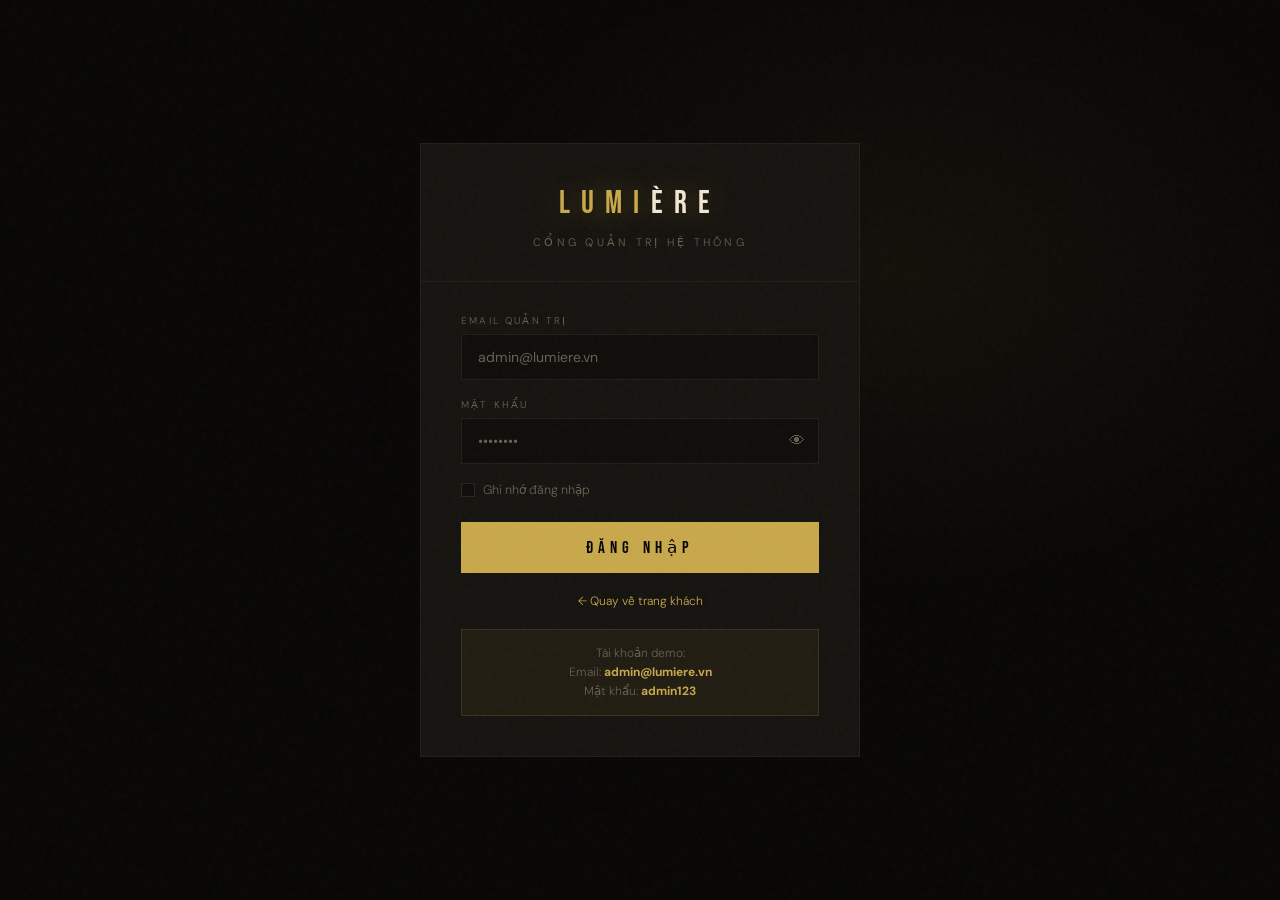
<file: adminlogin.html>
<!DOCTYPE html>
<html lang="vi">
<head>
  <meta charset="UTF-8">
  <meta name="viewport" content="width=device-width, initial-scale=1.0">
  <title>LUMIÈRE — Đăng nhập Admin</title>
  <link href="https://fonts.googleapis.com/css2?family=Cormorant+Garamond:ital,wght@0,300;0,400;1,300&family=Bebas+Neue&family=DM+Sans:wght@300;400;500&display=swap" rel="stylesheet">
  <link rel="stylesheet" href="admin.css">
</head>
<body class="admin-login-page">

<div class="login-card">

  <!-- Header -->
  <div class="login-header">
    <a href="index.html" class="login-logo">LUMI<span>ÈRE</span></a>
    <div class="login-subtitle">Cổng quản trị hệ thống</div>
  </div>

  <!-- Body -->
  <div class="login-body">

    <div id="login-msg" class="login-msg"></div>

    <form id="admin-login-form">

      <div class="login-group">
        <label for="admin-email">Email quản trị</label>
        <input type="email" id="admin-email" class="login-input"
          placeholder="admin@lumiere.vn" autocomplete="email">
      </div>

      <div class="login-group">
        <label for="admin-password">Mật khẩu</label>
        <div class="login-input-wrap">
          <input type="password" id="admin-password" class="login-input"
            placeholder="••••••••" autocomplete="current-password">
          <button type="button" class="login-toggle-pw" id="toggle-pw">👁</button>
        </div>
      </div>

      <label class="login-remember">
        <input type="checkbox" id="remember-me"> Ghi nhớ đăng nhập
      </label>

      <button type="submit" class="login-submit">Đăng nhập</button>

    </form>

    <div class="login-footer">
      <a href="index.html">← Quay về trang khách</a>
    </div>

    <!-- Demo hint -->
    <div class="login-demo-hint">
      Tài khoản demo:<br>
      Email: <strong>admin@lumiere.vn</strong><br>
      Mật khẩu: <strong>admin123</strong>
    </div>

  </div>
</div>

<div class="admin-toast" id="admin-toast"></div>

<script>
/* ── Seed admin account on first load ── */
(function seedAdmin() {
  const users = JSON.parse(localStorage.getItem('lumiere_users') || '[]');
  if (!users.find(u => u.email === 'admin@lumiere.vn')) {
    users.push({ name:'Admin Lumière', email:'admin@lumiere.vn', password:'admin123', role:'admin' });
    localStorage.setItem('lumiere_users', JSON.stringify(users));
  }
})();

/* ── Redirect if already logged in as admin ── */
(function checkAlreadyLoggedIn() {
  try {
    const a = JSON.parse(localStorage.getItem('lumiere_admin'));
    if (a) window.location.href = 'admin.html';
  } catch {}
})();

/* ── Toast ── */
function toast(msg, type='error') {
  const t = document.getElementById('admin-toast');
  t.textContent = msg;
  t.style.borderColor = type === 'success' ? 'rgba(46,204,113,.3)' : 'rgba(230,57,70,.3)';
  t.style.color = type === 'success' ? '#2ecc71' : '#e63946';
  t.classList.add('show');
  setTimeout(() => t.classList.remove('show'), 3000);
}

function showMsg(type, text) {
  const el = document.getElementById('login-msg');
  el.className = 'login-msg ' + type + ' show';
  el.textContent = text;
}

/* ── Password toggle ── */
document.getElementById('toggle-pw').addEventListener('click', function() {
  const inp = document.getElementById('admin-password');
  const show = inp.type === 'password';
  inp.type = show ? 'text' : 'password';
  this.textContent = show ? '🙈' : '👁';
});

/* ── Login form ── */
document.getElementById('admin-login-form').addEventListener('submit', function(e) {
  e.preventDefault();

  const email    = document.getElementById('admin-email').value.trim();
  const password = document.getElementById('admin-password').value;
  const remember = document.getElementById('remember-me').checked;

  if (!email || !password) {
    showMsg('error', 'Vui lòng nhập đầy đủ email và mật khẩu.');
    return;
  }

  /* Look up in lumiere_users */
  const users = JSON.parse(localStorage.getItem('lumiere_users') || '[]');
  const user  = users.find(u => u.email === email && u.password === password && u.role === 'admin');

  if (!user) {
    showMsg('error', 'Email hoặc mật khẩu không đúng, hoặc tài khoản không có quyền admin.');
    return;
  }

  /* Save admin session */
  const session = { name: user.name, email: user.email, role: 'admin' };
  localStorage.setItem('lumiere_admin', JSON.stringify(session));

  if (remember) {
    localStorage.setItem('lumiere_admin_remember', JSON.stringify(session));
  }

  showMsg('success', 'Đăng nhập thành công! Đang chuyển hướng…');
  setTimeout(() => window.location.href = 'admin.html', 1100);
});

/* ── Auto-fill remembered session ── */
(function autoFill() {
  try {
    const r = JSON.parse(localStorage.getItem('lumiere_admin_remember'));
    if (r) {
      document.getElementById('admin-email').value = r.email || '';
      document.getElementById('remember-me').checked = true;
    }
  } catch {}
})();
</script>
</body>
</html>
</file>
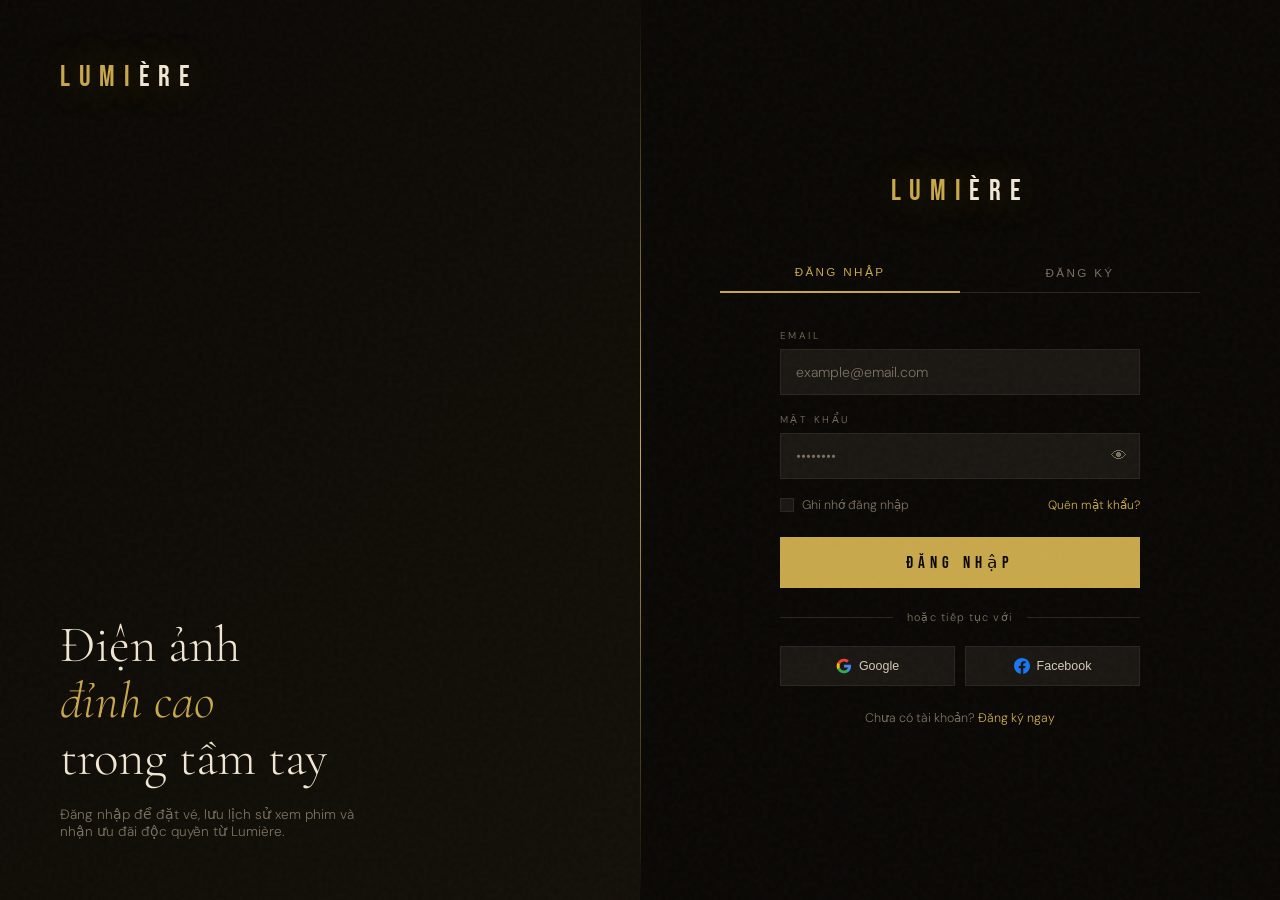
<file: login.html>
<!DOCTYPE html>
<html lang="vi">
<head>
  <meta charset="UTF-8">
  <meta name="viewport" content="width=device-width, initial-scale=1.0">
  <title>LUMIÈRE — Đăng nhập</title>
  <link href="https://fonts.googleapis.com/css2?family=Cormorant+Garamond:ital,wght@0,300;0,400;0,600;1,300;1,400&family=Bebas+Neue&family=DM+Sans:wght@300;400;500&display=swap" rel="stylesheet">
  <link rel="stylesheet" href="style.css">
</head>
<body class="auth-page">

<div class="auth-wrapper">

  <!-- ===== VISUAL PANEL (left) ===== -->
  <div class="auth-visual">
    <div class="auth-visual-bg"></div>
    <div class="auth-visual-overlay"></div>
    <div class="auth-visual-content">
      <a href="index.html" class="logo" style="font-family:'Bebas Neue',sans-serif;font-size:1.8rem;letter-spacing:0.3em;color:var(--gold);text-decoration:none;">
        LUMI<span style="color:var(--cream)">ÈRE</span>
      </a>
      <div>
        <div class="auth-tagline">
          Điện ảnh<br><em>đỉnh cao</em><br>trong tầm tay
        </div>
        <p class="auth-sub">
          Đăng nhập để đặt vé, lưu lịch sử xem phim và nhận ưu đãi độc quyền từ Lumière.
        </p>
      </div>
    </div>
  </div>

  <!-- ===== FORM PANEL (right) ===== -->
  <div class="auth-panel">

    <a href="index.html" class="auth-logo">LUMI<span>ÈRE</span></a>

    <!-- Tabs -->
    <div class="auth-tabs">
      <button class="auth-tab active" data-target="form-login">Đăng nhập</button>
      <button class="auth-tab"        data-target="form-register">Đăng ký</button>
    </div>

    <!-- ===== LOGIN FORM ===== -->
    <form class="auth-form active" id="login-form">

      <div id="login-msg" class="form-msg"></div>

      <div class="form-group">
        <label class="form-label" for="login-email">Email</label>
        <input class="form-input" type="email" id="login-email"
          placeholder="example@email.com" autocomplete="email">
      </div>

      <div class="form-group">
        <label class="form-label" for="login-password">Mật khẩu</label>
        <div class="form-input-wrap">
          <input class="form-input" type="password" id="login-password"
            placeholder="••••••••" autocomplete="current-password">
          <button type="button" class="toggle-pw">👁</button>
        </div>
      </div>

      <div class="form-row">
        <label class="form-check">
          <input type="checkbox"> Ghi nhớ đăng nhập
        </label>
        <a href="#" class="form-link">Quên mật khẩu?</a>
      </div>

      <button type="submit" class="submit-btn">Đăng nhập</button>

      <div class="divider">hoặc tiếp tục với</div>

      <div class="social-btns">
        <button type="button" class="social-btn" onclick="demoLogin('google')">
          <svg width="16" height="16" viewBox="0 0 24 24" fill="currentColor">
            <path d="M22.56 12.25c0-.78-.07-1.53-.2-2.25H12v4.26h5.92c-.26 1.37-1.04 2.53-2.21 3.31v2.77h3.57c2.08-1.92 3.28-4.74 3.28-8.09z" fill="#4285F4"/>
            <path d="M12 23c2.97 0 5.46-.98 7.28-2.66l-3.57-2.77c-.98.66-2.23 1.06-3.71 1.06-2.86 0-5.29-1.93-6.16-4.53H2.18v2.84C3.99 20.53 7.7 23 12 23z" fill="#34A853"/>
            <path d="M5.84 14.09c-.22-.66-.35-1.36-.35-2.09s.13-1.43.35-2.09V7.07H2.18C1.43 8.55 1 10.22 1 12s.43 3.45 1.18 4.93l2.85-2.22.81-.62z" fill="#FBBC05"/>
            <path d="M12 5.38c1.62 0 3.06.56 4.21 1.64l3.15-3.15C17.45 2.09 14.97 1 12 1 7.7 1 3.99 3.47 2.18 7.07l3.66 2.84c.87-2.6 3.3-4.53 6.16-4.53z" fill="#EA4335"/>
          </svg>
          Google
        </button>
        <button type="button" class="social-btn" onclick="demoLogin('facebook')">
          <svg width="16" height="16" viewBox="0 0 24 24" fill="#1877F2">
            <path d="M24 12.073c0-6.627-5.373-12-12-12s-12 5.373-12 12c0 5.99 4.388 10.954 10.125 11.854v-8.385H7.078v-3.47h3.047V9.43c0-3.007 1.792-4.669 4.533-4.669 1.312 0 2.686.235 2.686.235v2.953H15.83c-1.491 0-1.956.925-1.956 1.874v2.25h3.328l-.532 3.47h-2.796v8.385C19.612 23.027 24 18.062 24 12.073z"/>
          </svg>
          Facebook
        </button>
      </div>

      <div class="auth-switch">
        Chưa có tài khoản?
        <a href="#" onclick="switchToRegister(event)">Đăng ký ngay</a>
      </div>

    </form>

    <!-- ===== REGISTER FORM ===== -->
    <form class="auth-form" id="form-register">

      <div id="register-msg" class="form-msg"></div>

      <div class="form-group">
        <label class="form-label" for="reg-name">Họ và tên</label>
        <input class="form-input" type="text" id="reg-name"
          placeholder="Nguyễn Văn A" autocomplete="name">
      </div>

      <div class="form-group">
        <label class="form-label" for="reg-email">Email</label>
        <input class="form-input" type="email" id="reg-email"
          placeholder="example@email.com" autocomplete="email">
      </div>

      <div class="form-group">
        <label class="form-label" for="reg-password">Mật khẩu</label>
        <div class="form-input-wrap">
          <input class="form-input" type="password" id="reg-password"
            placeholder="Ít nhất 6 ký tự" autocomplete="new-password">
          <button type="button" class="toggle-pw">👁</button>
        </div>
      </div>

      <div class="form-group">
        <label class="form-label" for="reg-password2">Xác nhận mật khẩu</label>
        <div class="form-input-wrap">
          <input class="form-input" type="password" id="reg-password2"
            placeholder="Nhập lại mật khẩu" autocomplete="new-password">
          <button type="button" class="toggle-pw">👁</button>
        </div>
      </div>

      <label class="form-check" style="margin-bottom:28px;font-size:0.78rem;color:var(--muted)">
        <input type="checkbox" id="reg-agree">
        Tôi đồng ý với <a href="#" class="form-link">điều khoản sử dụng</a>
      </label>

      <button type="submit" class="submit-btn">Tạo tài khoản</button>

      <div class="auth-switch">
        Đã có tài khoản?
        <a href="#" onclick="switchToLogin(event)">Đăng nhập</a>
      </div>

    </form>

  </div><!-- /auth-panel -->
</div><!-- /auth-wrapper -->

<script src="main.js"></script>
<script>
  /* Quick helpers for switching tabs from link clicks */
  function switchToRegister(e) {
    e.preventDefault();
    document.querySelectorAll('.auth-tab')[1].click();
  }
  function switchToLogin(e) {
    e.preventDefault();
    document.querySelectorAll('.auth-tab')[0].click();
  }

  /* Demo social login (simulated) */
  function demoLogin(provider) {
    const names = { google: 'Người dùng Google', facebook: 'Người dùng Facebook' };
    const user  = { name: names[provider], email: provider + '@demo.com' };
    localStorage.setItem('lumiere_user', JSON.stringify(user));

    const msg = document.getElementById('login-msg');
    if (msg) {
      msg.className = 'form-msg success show';
      msg.textContent = 'Đăng nhập thành công! Đang chuyển hướng…';
    }
    setTimeout(() => window.location.href = 'index.html', 1000);
  }

  /* Register form: validate agree checkbox */
  document.getElementById('form-register')
    .addEventListener('submit', function(e) {
      const agree = document.getElementById('reg-agree');
      if (agree && !agree.checked) {
        e.preventDefault();
        e.stopImmediatePropagation();
        const msg = document.getElementById('register-msg');
        if (msg) {
          msg.className = 'form-msg error show';
          msg.textContent = 'Vui lòng đồng ý với điều khoản sử dụng.';
        }
      }
    }, true);
</script>
</body>
</html>
</file>
<file: admin.css>
/* ================================================
   LUMIÈRE CINEMA — admin.css
   ================================================ */

:root {
  --bg:         #080706;
  --surface:    #0f0e0b;
  --card:       #161410;
  --card2:      #1c1a15;
  --sidebar-w:  260px;
  --topbar-h:   64px;
  --gold:       #c9a84c;
  --gold-light: #e8c97a;
  --gold-dim:   rgba(201,168,76,.08);
  --amber:      #ff6b35;
  --cream:      #f0e6d3;
  --text:       #cfc4b0;
  --muted:      #6a6050;
  --border:     #222018;
  --border2:    #2a2720;
  --red:        #e63946;
  --green:      #2ecc71;
  --blue:       #3a7bd5;
  --yellow:     #f0b429;
}

*, *::before, *::after { margin:0; padding:0; box-sizing:border-box; }
html { scroll-behavior:smooth; }

body {
  background: var(--bg);
  color: var(--text);
  font-family: 'DM Sans', sans-serif;
  font-weight: 300;
  display: flex;
  min-height: 100vh;
  overflow-x: hidden;
}

/* grain */
body::before {
  content:''; position:fixed; inset:0; pointer-events:none; z-index:9999; opacity:.025;
  background-image:url("data:image/svg+xml,%3Csvg viewBox='0 0 200 200' xmlns='http://www.w3.org/2000/svg'%3E%3Cfilter id='n'%3E%3CfeTurbulence type='fractalNoise' baseFrequency='0.9' numOctaves='4' stitchTiles='stitch'/%3E%3C/filter%3E%3Crect width='100%25' height='100%25' filter='url(%23n)'/%3E%3C/svg%3E");
}

::-webkit-scrollbar { width:4px; height:4px; }
::-webkit-scrollbar-track { background:var(--bg); }
::-webkit-scrollbar-thumb { background:var(--gold); }

/* ================================================
   SIDEBAR
   ================================================ */
.sidebar {
  width: var(--sidebar-w);
  background: var(--surface);
  border-right: 1px solid var(--border);
  display: flex;
  flex-direction: column;
  position: fixed;
  top: 0; left: 0; bottom: 0;
  z-index: 100;
  transition: transform .3s ease;
  overflow-y: auto;
}

.sidebar-logo {
  padding: 24px 24px 20px;
  border-bottom: 1px solid var(--border);
  display: flex;
  align-items: center;
  justify-content: space-between;
}

.logo-text {
  font-family: 'Bebas Neue', sans-serif;
  font-size: 1.6rem;
  letter-spacing: .3em;
  color: var(--gold);
  text-shadow: 0 0 30px rgba(201,168,76,.35);
  text-decoration: none;
}
.logo-text span { color: var(--cream); }

.admin-badge {
  background: rgba(201,168,76,.15);
  border: 1px solid rgba(201,168,76,.3);
  color: var(--gold);
  font-size: .58rem;
  letter-spacing: .2em;
  text-transform: uppercase;
  padding: 3px 8px;
}

.sidebar-nav {
  flex: 1;
  padding: 16px 12px;
  display: flex;
  flex-direction: column;
  gap: 2px;
}

.nav-group-label {
  font-size: .58rem;
  letter-spacing: .3em;
  text-transform: uppercase;
  color: var(--muted);
  padding: 14px 12px 6px;
  margin-top: 4px;
}

.nav-item {
  display: flex;
  align-items: center;
  gap: 10px;
  padding: 10px 12px;
  color: var(--muted);
  text-decoration: none;
  font-size: .83rem;
  border-radius: 2px;
  transition: all .2s;
  position: relative;
  cursor: pointer;
  border: 1px solid transparent;
}

.nav-item:hover {
  background: var(--gold-dim);
  color: var(--text);
  border-color: var(--border2);
}

.nav-item.active {
  background: rgba(201,168,76,.12);
  color: var(--gold);
  border-color: rgba(201,168,76,.2);
}

.nav-item.active::before {
  content: '';
  position: absolute;
  left: -1px; top: 0; bottom: 0;
  width: 2px;
  background: var(--gold);
  border-radius: 0 2px 2px 0;
}

.nav-icon { font-size: .9rem; width: 18px; text-align: center; }

.nav-badge {
  margin-left: auto;
  background: var(--red);
  color: #fff;
  font-size: .6rem;
  font-weight: 600;
  padding: 2px 6px;
  border-radius: 10px;
  min-width: 20px;
  text-align: center;
}

/* Sidebar footer */
.sidebar-footer {
  padding: 16px;
  border-top: 1px solid var(--border);
}

.sidebar-user {
  display: flex;
  align-items: center;
  gap: 10px;
  margin-bottom: 12px;
}

.su-avatar {
  width: 36px; height: 36px;
  border-radius: 50%;
  background: linear-gradient(135deg, var(--gold), var(--amber));
  color: var(--bg);
  display: flex; align-items: center; justify-content: center;
  font-family: 'Bebas Neue', sans-serif;
  font-size: 1rem;
  flex-shrink: 0;
}

.su-info { display: flex; flex-direction: column; min-width: 0; }
.su-name { font-size: .85rem; color: var(--cream); font-weight: 500; white-space: nowrap; overflow: hidden; text-overflow: ellipsis; }
.su-role { font-size: .68rem; color: var(--gold); letter-spacing: .1em; }

.sidebar-actions { display: flex; gap: 8px; }

.sa-btn {
  flex: 1;
  padding: 8px;
  background: transparent;
  border: 1px solid var(--border2);
  color: var(--muted);
  font-size: .85rem;
  cursor: pointer;
  transition: all .2s;
  text-decoration: none;
  display: flex; align-items: center; justify-content: center;
}
.sa-btn:hover { border-color: var(--gold); color: var(--gold); background: var(--gold-dim); }

/* ================================================
   MAIN WRAP
   ================================================ */
.main-wrap {
  margin-left: var(--sidebar-w);
  flex: 1;
  display: flex;
  flex-direction: column;
  min-height: 100vh;
  transition: margin-left .3s ease;
}

.main-wrap.collapsed { margin-left: 0; }

/* ================================================
   TOPBAR
   ================================================ */
.topbar {
  height: var(--topbar-h);
  background: rgba(8,7,6,.95);
  border-bottom: 1px solid var(--border);
  display: flex;
  align-items: center;
  padding: 0 32px;
  gap: 16px;
  position: sticky;
  top: 0; z-index: 90;
  backdrop-filter: blur(8px);
}

.sidebar-toggle {
  background: none; border: none;
  color: var(--muted); font-size: 1.2rem;
  cursor: pointer; padding: 4px;
  transition: color .2s; display: none;
}
.sidebar-toggle:hover { color: var(--gold); }

.topbar-title {
  font-family: 'Cormorant Garamond', serif;
  font-size: 1.25rem;
  color: var(--cream);
  font-weight: 300;
  flex: 1;
}

.topbar-right { display: flex; align-items: center; gap: 12px; }

.topbar-search {
  display: flex; align-items: center; gap: 8px;
  background: var(--card);
  border: 1px solid var(--border);
  padding: 8px 12px;
  transition: border-color .2s;
}
.topbar-search:focus-within { border-color: rgba(201,168,76,.3); }
.topbar-search input {
  background: none; border: none; outline: none;
  color: var(--text); font-family: 'DM Sans', sans-serif;
  font-size: .82rem; width: 180px;
}
.topbar-search input::placeholder { color: var(--muted); }
.topbar-search span { color: var(--muted); font-size: 1rem; }

.topbar-notif {
  position: relative; cursor: pointer;
  font-size: 1.1rem; color: var(--muted);
  transition: color .2s;
}
.topbar-notif:hover { color: var(--gold); }
.notif-dot {
  position: absolute; top: -1px; right: -2px;
  width: 7px; height: 7px;
  background: var(--red); border-radius: 50%;
  border: 1.5px solid var(--bg);
}

.topbar-avatar {
  width: 34px; height: 34px; border-radius: 50%;
  background: linear-gradient(135deg, var(--gold), var(--amber));
  color: var(--bg); display: flex; align-items: center; justify-content: center;
  font-family: 'Bebas Neue', sans-serif; font-size: .95rem;
  cursor: pointer;
}

/* ================================================
   PAGE CONTENT
   ================================================ */
.page-content { padding: 32px 36px; flex: 1; }

.page { display: none; animation: fadeUp .35s ease; }
.page.active { display: block; }

@keyframes fadeUp {
  from { opacity:0; transform:translateY(16px); }
  to   { opacity:1; transform:translateY(0); }
}

.page-header {
  display: flex; justify-content: space-between;
  align-items: flex-end; margin-bottom: 32px;
}

.page-label {
  font-size: .62rem; letter-spacing: .35em;
  text-transform: uppercase; color: var(--gold); margin-bottom: 6px;
}

.page-title {
  font-family: 'Cormorant Garamond', serif;
  font-size: 2rem; font-weight: 300; color: var(--cream); line-height: 1;
}

.page-header-actions { display: flex; gap: 10px; align-items: center; }

.date-chip {
  font-size: .72rem; color: var(--muted);
  border: 1px solid var(--border2);
  padding: 6px 14px; letter-spacing: .08em;
}

/* ================================================
   KPI CARDS
   ================================================ */
.kpi-grid {
  display: grid; grid-template-columns: repeat(4,1fr);
  gap: 16px; margin-bottom: 28px;
}

.kpi-card {
  background: var(--card);
  border: 1px solid var(--border);
  padding: 22px;
  display: flex; align-items: flex-start; gap: 16px;
  transition: border-color .25s;
}
.kpi-card:hover { border-color: rgba(201,168,76,.25); }

.kpi-icon {
  width: 44px; height: 44px; border-radius: 2px;
  display: flex; align-items: center; justify-content: center;
  font-size: 1.2rem; flex-shrink: 0;
}

.kpi-value {
  font-family: 'Cormorant Garamond', serif;
  font-size: 1.9rem; font-weight: 300;
  color: var(--cream); line-height: 1;
  margin-bottom: 4px;
}
.kpi-label { font-size: .73rem; color: var(--muted); margin-bottom: 6px; }
.kpi-delta { font-size: .7rem; }
.kpi-delta.up   { color: var(--green); }
.kpi-delta.down { color: var(--red); }
.kpi-delta.neutral { color: var(--muted); }

/* ================================================
   CHARTS
   ================================================ */
.charts-row {
  display: grid; grid-template-columns: 2fr 1fr;
  gap: 16px; margin-bottom: 28px;
}

.chart-card {
  background: var(--card); border: 1px solid var(--border);
  padding: 24px;
}
.chart-card.wide { grid-column: auto; }

.chart-header {
  display: flex; justify-content: space-between;
  align-items: center; margin-bottom: 20px;
}
.chart-title { font-size: .85rem; color: var(--cream); font-weight: 500; }

.chart-tabs { display: flex; gap: 4px; }
.ct {
  padding: 5px 12px; background: transparent;
  border: 1px solid var(--border2); color: var(--muted);
  font-size: .7rem; cursor: pointer; transition: all .2s;
}
.ct.active, .ct:hover {
  border-color: var(--gold); color: var(--gold);
  background: var(--gold-dim);
}

/* Top movies list */
.top-movies-list { display: flex; flex-direction: column; gap: 14px; }

.tm-item { display: flex; align-items: center; gap: 12px; }
.tm-rank {
  font-family: 'Cormorant Garamond', serif;
  font-size: 1.1rem; color: var(--muted); width: 20px; text-align: center;
}
.tm-info { flex: 1; min-width: 0; }
.tm-name { font-size: .78rem; color: var(--text); display: block; margin-bottom: 6px; white-space: nowrap; overflow: hidden; text-overflow: ellipsis; }
.tm-bar { height: 4px; background: var(--border2); border-radius: 2px; overflow: hidden; }
.tm-fill { height: 100%; background: linear-gradient(to right, var(--gold), var(--amber)); border-radius: 2px; }
.tm-val { font-size: .78rem; color: var(--muted); width: 36px; text-align: right; flex-shrink: 0; }

/* ================================================
   SECTION CARD
   ================================================ */
.section-card {
  background: var(--card); border: 1px solid var(--border);
  margin-bottom: 20px;
}
.sc-header {
  padding: 18px 24px;
  border-bottom: 1px solid var(--border);
  display: flex; justify-content: space-between; align-items: center;
}
.sc-title { font-size: .88rem; color: var(--cream); font-weight: 500; }
.sc-link {
  font-size: .75rem; color: var(--gold);
  background: none; border: none; cursor: pointer;
  transition: color .2s;
}
.sc-link:hover { color: var(--gold-light); }

/* ================================================
   TABLES
   ================================================ */
.table-wrap { overflow-x: auto; }

.data-table {
  width: 100%; border-collapse: collapse;
  font-size: .8rem;
}

.data-table th {
  padding: 12px 16px;
  background: var(--surface);
  color: var(--muted); font-weight: 500;
  font-size: .68rem; letter-spacing: .1em; text-transform: uppercase;
  text-align: left; white-space: nowrap;
  border-bottom: 1px solid var(--border);
}

.data-table td {
  padding: 12px 16px;
  border-bottom: 1px solid var(--border);
  color: var(--text);
  vertical-align: middle;
}

.data-table tr:hover td { background: rgba(201,168,76,.025); }
.data-table tr:last-child td { border-bottom: none; }

/* Status chips */
.status-chip {
  display: inline-block;
  padding: 3px 10px;
  font-size: .65rem; letter-spacing: .1em; text-transform: uppercase;
  border-radius: 0;
}
.status-chip.green  { background: rgba(46,204,113,.12); color: var(--green); border: 1px solid rgba(46,204,113,.25); }
.status-chip.red    { background: rgba(230,57,70,.12);  color: var(--red);   border: 1px solid rgba(230,57,70,.25); }
.status-chip.yellow { background: rgba(240,180,41,.12); color: var(--yellow);border: 1px solid rgba(240,180,41,.25); }
.status-chip.blue   { background: rgba(58,123,213,.12); color: var(--blue);  border: 1px solid rgba(58,123,213,.25); }
.status-chip.gold   { background: rgba(201,168,76,.12); color: var(--gold);  border: 1px solid rgba(201,168,76,.25); }

/* Movie poster thumbnail */
.poster-thumb {
  width: 32px; height: 46px;
  object-fit: cover; display: block;
  border: 1px solid var(--border2);
}

/* Action buttons in table */
.tbl-actions { display: flex; gap: 6px; }
.tbl-btn {
  padding: 5px 10px; background: transparent;
  border: 1px solid var(--border2); color: var(--muted);
  font-size: .7rem; cursor: pointer; transition: all .18s;
  white-space: nowrap;
}
.tbl-btn:hover          { border-color: var(--gold); color: var(--gold); }
.tbl-btn.danger:hover   { border-color: var(--red); color: var(--red); }
.tbl-btn.success:hover  { border-color: var(--green); color: var(--green); }

/* Pagination */
.table-pagination {
  padding: 16px 24px;
  display: flex; gap: 6px; align-items: center;
  border-top: 1px solid var(--border);
}
.pg-btn {
  padding: 6px 12px; background: transparent;
  border: 1px solid var(--border2); color: var(--muted);
  font-size: .75rem; cursor: pointer; transition: all .18s;
}
.pg-btn:hover, .pg-btn.active {
  border-color: var(--gold); color: var(--gold); background: var(--gold-dim);
}
.pg-info { font-size: .72rem; color: var(--muted); margin-left: 8px; }

/* ================================================
   FILTER BAR
   ================================================ */
.filter-bar {
  display: flex; gap: 10px; margin-bottom: 16px; flex-wrap: wrap;
}
.search-input {
  flex: 1; min-width: 200px;
  background: var(--card); border: 1px solid var(--border);
  color: var(--text); padding: 10px 14px;
  font-family: 'DM Sans', sans-serif; font-size: .82rem;
  outline: none; transition: border-color .2s;
}
.search-input:focus { border-color: rgba(201,168,76,.35); }
.search-input::placeholder { color: var(--muted); }

.filter-select {
  background: var(--card); border: 1px solid var(--border);
  color: var(--text); padding: 10px 14px;
  font-family: 'DM Sans', sans-serif; font-size: .82rem;
  outline: none; cursor: pointer; transition: border-color .2s;
  min-width: 160px;
}
.filter-select:focus { border-color: rgba(201,168,76,.35); }
.filter-select option { background: var(--card); }

/* ================================================
   BUTTONS
   ================================================ */
.btn-admin-primary {
  background: var(--gold); color: var(--bg);
  padding: 10px 24px;
  font-family: 'DM Sans', sans-serif;
  font-size: .78rem; letter-spacing: .1em;
  text-transform: uppercase; font-weight: 500;
  border: none; cursor: pointer; transition: background .2s;
  white-space: nowrap;
}
.btn-admin-primary:hover { background: var(--gold-light); }

.btn-admin-ghost {
  background: transparent;
  border: 1px solid rgba(201,168,76,.3); color: var(--gold);
  padding: 10px 20px;
  font-family: 'DM Sans', sans-serif;
  font-size: .78rem; letter-spacing: .1em;
  text-transform: uppercase;
  cursor: pointer; transition: all .2s;
  white-space: nowrap;
}
.btn-admin-ghost:hover { background: var(--gold-dim); }

.btn-admin-sm {
  padding: 7px 14px; font-size: .73rem;
  background: var(--gold); color: var(--bg);
  border: none; cursor: pointer; transition: background .2s;
  font-family: 'DM Sans', sans-serif; letter-spacing: .08em;
  text-transform: uppercase; font-weight: 500;
}
.btn-admin-sm:hover { background: var(--gold-light); }
.btn-admin-sm.ghost {
  background: transparent;
  border: 1px solid var(--border2); color: var(--text);
}
.btn-admin-sm.ghost:hover { border-color: var(--gold); color: var(--gold); }

/* ================================================
   CINEMAS ADMIN GRID
   ================================================ */
.cinemas-admin-grid {
  display: grid; grid-template-columns: repeat(3, 1fr);
  gap: 16px;
}

.cinema-admin-card {
  background: var(--card); border: 1px solid var(--border);
  transition: border-color .25s;
}
.cinema-admin-card:hover { border-color: rgba(201,168,76,.25); }

.cac-header {
  padding: 18px 22px;
  border-bottom: 1px solid var(--border);
  display: flex; justify-content: space-between; align-items: center;
}
.cac-name {
  font-family: 'Cormorant Garamond', serif;
  font-size: 1.1rem; color: var(--cream); font-weight: 400;
}

.cac-body { padding: 16px 22px; }
.cac-row {
  display: flex; justify-content: space-between;
  font-size: .78rem; padding: 6px 0;
  border-bottom: 1px solid var(--border);
}
.cac-row:last-child { border-bottom: none; }
.cac-row span:first-child { color: var(--muted); }
.cac-row span:last-child  { color: var(--text); text-align: right; }

.cac-stats {
  display: grid; grid-template-columns: repeat(3, 1fr);
  border-top: 1px solid var(--border);
}
.cac-stat {
  padding: 14px; text-align: center;
  border-right: 1px solid var(--border);
}
.cac-stat:last-child { border-right: none; }
.cs-val {
  font-family: 'Cormorant Garamond', serif;
  font-size: 1.3rem; color: var(--gold); font-weight: 300;
  margin-bottom: 2px;
}
.cs-label { font-size: .62rem; color: var(--muted); }

.cac-actions {
  padding: 14px 22px;
  border-top: 1px solid var(--border);
  display: flex; gap: 8px;
}

/* ================================================
   SETTINGS
   ================================================ */
.settings-grid {
  display: grid; grid-template-columns: repeat(2, 1fr);
  gap: 16px;
}

.settings-form { padding: 20px 24px; }
.sf-group { margin-bottom: 16px; }
.sf-group label {
  display: block; font-size: .65rem;
  letter-spacing: .2em; text-transform: uppercase;
  color: var(--muted); margin-bottom: 7px;
}
.sf-input {
  width: 100%; background: var(--surface);
  border: 1px solid var(--border); color: var(--cream);
  padding: 11px 14px;
  font-family: 'DM Sans', sans-serif; font-size: .85rem;
  outline: none; transition: border-color .2s;
}
.sf-input:focus { border-color: rgba(201,168,76,.4); }
.sf-input::placeholder { color: var(--muted); }

.sf-toggle-row {
  display: flex; justify-content: space-between;
  align-items: center; gap: 16px;
  padding: 14px 0; border-bottom: 1px solid var(--border);
}
.sf-toggle-row:last-child { border-bottom: none; }
.sf-toggle-row strong { font-size: .83rem; color: var(--cream); font-weight: 500; display: block; margin-bottom: 3px; }
.sf-toggle-row p { font-size: .73rem; color: var(--muted); }

/* Toggle switch */
.sf-toggle { position: relative; display: inline-block; width: 40px; height: 22px; flex-shrink: 0; }
.sf-toggle input { opacity: 0; width: 0; height: 0; }
.sf-toggle span {
  position: absolute; cursor: pointer;
  inset: 0; background: var(--border2);
  border: 1px solid var(--border2);
  transition: .3s; border-radius: 11px;
}
.sf-toggle span::before {
  content: ''; position: absolute;
  width: 14px; height: 14px;
  left: 3px; top: 50%; transform: translateY(-50%);
  background: var(--muted); border-radius: 50%;
  transition: .3s;
}
.sf-toggle input:checked + span { background: rgba(201,168,76,.2); border-color: var(--gold); }
.sf-toggle input:checked + span::before { background: var(--gold); transform: translateX(18px) translateY(-50%); }

/* ================================================
   ADMIN MODAL
   ================================================ */
.modal-overlay {
  display: none; position: fixed; inset: 0;
  background: rgba(4,3,2,.9); z-index: 500;
  align-items: center; justify-content: center;
  backdrop-filter: blur(8px);
}
.modal-overlay.open { display: flex; }

.admin-modal {
  background: var(--card); border: 1px solid var(--border2);
  width: 90%; max-width: 680px; max-height: 90vh;
  overflow-y: auto;
  animation: modalIn .3s ease;
}
@keyframes modalIn {
  from { opacity:0; transform:scale(.96) translateY(14px); }
  to   { opacity:1; transform:scale(1) translateY(0); }
}

.am-header {
  padding: 24px 28px 20px;
  border-bottom: 1px solid var(--border);
  display: flex; justify-content: space-between; align-items: center;
}
.am-header h3 {
  font-family: 'Cormorant Garamond', serif;
  font-size: 1.5rem; font-weight: 300; color: var(--cream);
}

.close-btn {
  background: none; border: 1px solid var(--border2);
  color: var(--muted); width: 34px; height: 34px;
  cursor: pointer; font-size: .95rem; transition: all .18s;
  display: flex; align-items: center; justify-content: center; flex-shrink: 0;
}
.close-btn:hover { border-color: var(--gold); color: var(--gold); }

.am-body { padding: 24px 28px; }

.am-form-grid {
  display: grid; grid-template-columns: 1fr 1fr;
  gap: 16px; margin-bottom: 24px;
}
.af-group { display: flex; flex-direction: column; }
.af-group.full { grid-column: 1 / -1; }

.af-group label {
  font-size: .62rem; letter-spacing: .2em;
  text-transform: uppercase; color: var(--muted);
  margin-bottom: 6px;
}
.af-input {
  background: var(--surface); border: 1px solid var(--border);
  color: var(--cream); padding: 11px 14px;
  font-family: 'DM Sans', sans-serif; font-size: .85rem;
  outline: none; transition: border-color .2s;
  width: 100%;
}
.af-input:focus { border-color: rgba(201,168,76,.4); }
.af-input::placeholder { color: var(--muted); }
.af-textarea { resize: vertical; min-height: 80px; }

.am-footer {
  display: flex; justify-content: flex-end; gap: 10px;
  padding-top: 20px; border-top: 1px solid var(--border);
}

/* ================================================
   TOAST
   ================================================ */
.admin-toast {
  position: fixed; bottom: 28px; right: 28px;
  background: var(--card2); border: 1px solid rgba(201,168,76,.3);
  color: var(--cream); padding: 14px 24px;
  font-size: .83rem; z-index: 9000;
  opacity: 0; transform: translateY(10px);
  transition: all .3s ease; pointer-events: none;
  max-width: 360px;
}
.admin-toast.show { opacity: 1; transform: translateY(0); }

/* ================================================
   LOGIN PAGE (admin-login.html)
   ================================================ */
body.admin-login-page {
  display: flex; align-items: center; justify-content: center;
  min-height: 100vh; padding: 24px;
  background:
    radial-gradient(ellipse 60% 60% at 70% 30%, rgba(201,168,76,.06) 0%, transparent 60%),
    var(--bg);
}

.login-card {
  width: 100%; max-width: 440px;
  background: var(--card); border: 1px solid var(--border);
  animation: fadeUp .4s ease;
}

.login-header {
  padding: 40px 40px 32px;
  border-bottom: 1px solid var(--border);
  text-align: center;
}

.login-logo {
  font-family: 'Bebas Neue', sans-serif;
  font-size: 2rem; letter-spacing: .35em;
  color: var(--gold); text-shadow: 0 0 30px rgba(201,168,76,.4);
  text-decoration: none; display: inline-block; margin-bottom: 12px;
}
.login-logo span { color: var(--cream); }

.login-subtitle {
  font-size: .68rem; letter-spacing: .3em;
  text-transform: uppercase; color: var(--muted);
}

.login-body { padding: 32px 40px 40px; }

.login-group { margin-bottom: 18px; }
.login-group label {
  display: block; font-size: .62rem;
  letter-spacing: .22em; text-transform: uppercase;
  color: var(--muted); margin-bottom: 7px;
}

.login-input {
  width: 100%; background: var(--surface);
  border: 1px solid var(--border); color: var(--cream);
  padding: 13px 16px;
  font-family: 'DM Sans', sans-serif; font-size: .88rem;
  outline: none; transition: border-color .2s;
}
.login-input:focus { border-color: rgba(201,168,76,.45); }
.login-input::placeholder { color: var(--muted); }

.login-input-wrap { position: relative; }
.login-toggle-pw {
  position: absolute; right: 14px; top: 50%;
  transform: translateY(-50%);
  background: none; border: none; color: var(--muted);
  cursor: pointer; font-size: 1rem; transition: color .2s;
}
.login-toggle-pw:hover { color: var(--gold); }

.login-msg {
  padding: 11px 14px; font-size: .8rem;
  margin-bottom: 16px; display: none;
}
.login-msg.error   { background: rgba(230,57,70,.1); border: 1px solid rgba(230,57,70,.3); color: var(--red); }
.login-msg.success { background: rgba(46,204,113,.1); border: 1px solid rgba(46,204,113,.3); color: var(--green); }
.login-msg.show    { display: block; }

.login-remember {
  display: flex; align-items: center; gap: 8px;
  font-size: .78rem; color: var(--muted);
  cursor: pointer; margin-bottom: 24px;
}
.login-remember input {
  appearance: none; width: 14px; height: 14px;
  border: 1px solid var(--border2); background: var(--surface);
  cursor: pointer; transition: all .2s; flex-shrink: 0;
}
.login-remember input:checked { background: var(--gold); border-color: var(--gold); }

.login-submit {
  width: 100%; background: var(--gold); color: var(--bg);
  padding: 15px;
  font-family: 'Bebas Neue', sans-serif;
  font-size: 1.05rem; letter-spacing: .3em;
  border: none; cursor: pointer; transition: all .25s;
  margin-bottom: 20px;
}
.login-submit:hover { background: var(--gold-light); transform: translateY(-1px); }

.login-footer {
  text-align: center; font-size: .75rem; color: var(--muted);
}
.login-footer a { color: var(--gold); text-decoration: none; transition: color .2s; }
.login-footer a:hover { color: var(--gold-light); }

.login-demo-hint {
  margin-top: 20px; padding: 14px;
  background: rgba(201,168,76,.06);
  border: 1px solid rgba(201,168,76,.15);
  font-size: .75rem; color: var(--muted); text-align: center;
  line-height: 1.6;
}
.login-demo-hint strong { color: var(--gold); }

/* ================================================
   RESPONSIVE
   ================================================ */
@media (max-width: 1280px) {
  .kpi-grid { grid-template-columns: repeat(2, 1fr); }
  .cinemas-admin-grid { grid-template-columns: repeat(2, 1fr); }
  .settings-grid { grid-template-columns: 1fr; }
}

@media (max-width: 1024px) {
  .sidebar { transform: translateX(-100%); }
  .sidebar.open { transform: translateX(0); box-shadow: 4px 0 40px rgba(0,0,0,.6); }
  .main-wrap { margin-left: 0 !important; }
  .sidebar-toggle { display: block; }
  .page-content { padding: 24px 20px; }
  .charts-row { grid-template-columns: 1fr; }
  .topbar { padding: 0 20px; }
}

@media (max-width: 768px) {
  .kpi-grid { grid-template-columns: 1fr 1fr; }
  .cinemas-admin-grid { grid-template-columns: 1fr; }
  .am-form-grid { grid-template-columns: 1fr; }
  .af-group.full { grid-column: auto; }
  .page-header { flex-direction: column; align-items: flex-start; gap: 14px; }
  .topbar-search { display: none; }
  .login-body { padding: 24px; }
  .login-header { padding: 28px 24px 22px; }
}

@media (max-width: 480px) {
  .kpi-grid { grid-template-columns: 1fr; }
  .page-content { padding: 16px; }
}
</file>
<file: style.css>
/* ================================================
   LUMIÈRE CINEMA — style.css
   ================================================ */
:root {
  --bg:         #0a0805;
  --surface:    #12100d;
  --card:       #1a1713;
  --card2:      #201e19;
  --gold:       #c9a84c;
  --gold-light: #e8c97a;
  --amber:      #ff6b35;
  --cream:      #f0e6d3;
  --text:       #d4c9b8;
  --muted:      #7a7060;
  --red:        #e63946;
  --blue:       #3a7bd5;
  --green:      #2ecc71;
  --border:     #252218;
}

/* RESET */
*, *::before, *::after { margin:0; padding:0; box-sizing:border-box; }

html { scroll-behavior: smooth; }

body {
  background: var(--bg);
  color: var(--text);
  font-family: 'DM Sans', sans-serif;
  font-weight: 300;
  overflow-x: hidden;
}

/* GRAIN */
body::before {
  content:'';
  position:fixed; inset:0;
  background-image:url("data:image/svg+xml,%3Csvg viewBox='0 0 200 200' xmlns='http://www.w3.org/2000/svg'%3E%3Cfilter id='n'%3E%3CfeTurbulence type='fractalNoise' baseFrequency='0.9' numOctaves='4' stitchTiles='stitch'/%3E%3C/filter%3E%3Crect width='100%25' height='100%25' filter='url(%23n)' opacity='1'/%3E%3C/svg%3E");
  opacity:.03; pointer-events:none; z-index:9999;
}

::-webkit-scrollbar { width:4px; }
::-webkit-scrollbar-track { background:var(--bg); }
::-webkit-scrollbar-thumb { background:var(--gold); }

/* ================================================
   NAVBAR
   ================================================ */
nav {
  position:fixed; top:0; left:0; right:0; z-index:200;
  padding:20px 60px;
  display:flex; align-items:center; justify-content:space-between;
  background:linear-gradient(to bottom, rgba(10,8,5,.95) 0%, transparent 100%);
  backdrop-filter:blur(6px);
  transition: background .3s, padding .3s, box-shadow .3s;
}

nav.scrolled {
  background:rgba(10,8,5,.97);
  box-shadow:0 2px 30px rgba(0,0,0,.5);
  padding:14px 60px;
}

.logo {
  font-family:'Bebas Neue',sans-serif;
  font-size:2rem; letter-spacing:.3em;
  color:var(--gold);
  text-shadow:0 0 40px rgba(201,168,76,.4);
  text-decoration:none;
}
.logo span { color:var(--cream); }

nav ul { display:flex; gap:36px; list-style:none; }

nav ul a {
  color:var(--muted); text-decoration:none;
  font-size:.78rem; letter-spacing:.15em; text-transform:uppercase;
  transition:color .25s; position:relative; padding-bottom:4px;
}
nav ul a::after {
  content:''; position:absolute; bottom:0; left:0; width:0; height:1px;
  background:var(--gold); transition:width .25s;
}
nav ul a:hover { color:var(--gold); }
nav ul a:hover::after { width:100%; }

.nav-right { display:flex; align-items:center; gap:12px; }

.nav-user {
  display:none; align-items:center; gap:10px;
  font-size:.8rem; color:var(--cream);
}
.nav-user.show { display:flex; }

.nav-user .avatar {
  width:32px; height:32px; border-radius:50%;
  background:var(--gold); color:var(--bg);
  display:flex; align-items:center; justify-content:center;
  font-family:'Bebas Neue',sans-serif; font-size:.9rem; letter-spacing:.05em;
}

.nav-btn {
  background:var(--gold); color:var(--bg);
  padding:10px 24px;
  font-family:'DM Sans',sans-serif;
  font-size:.75rem; letter-spacing:.15em; text-transform:uppercase; font-weight:500;
  border:none; cursor:pointer; transition:background .25s;
  text-decoration:none; display:inline-block;
}
.nav-btn:hover { background:var(--gold-light); }

.nav-btn.ghost {
  background:transparent;
  border:1px solid rgba(201,168,76,.4);
  color:var(--gold);
}
.nav-btn.ghost:hover { background:rgba(201,168,76,.1); }
.nav-btn.sm { padding:7px 14px; font-size:.7rem; }

/* HAMBURGER */
.hamburger {
  display:none; flex-direction:column; gap:5px; cursor:pointer;
  background:none; border:none; padding:4px;
}
.hamburger span {
  display:block; width:22px; height:2px; background:var(--cream);
  transition:all .3s;
}
.hamburger.active span:nth-child(1) { transform:rotate(45deg) translate(5px,5px); }
.hamburger.active span:nth-child(2) { opacity:0; }
.hamburger.active span:nth-child(3) { transform:rotate(-45deg) translate(5px,-5px); }

/* MOBILE MENU */
.mobile-menu {
  display:none; position:fixed; top:64px; left:0; right:0; z-index:190;
  background:rgba(10,8,5,.97);
  backdrop-filter:blur(10px);
  flex-direction:column; padding:16px 24px 24px;
  border-bottom:1px solid var(--border);
}
.mobile-menu.open { display:flex; }
.mobile-menu a {
  color:var(--text); text-decoration:none;
  padding:14px 0; font-size:.95rem;
  border-bottom:1px solid var(--border);
  letter-spacing:.05em;
  transition:color .2s;
}
.mobile-menu a:hover { color:var(--gold); }
.mobile-menu .mobile-login {
  margin-top:16px; text-align:center;
  background:var(--gold); color:var(--bg);
  padding:12px; font-weight:500; letter-spacing:.15em;
  text-transform:uppercase; font-size:.8rem;
  border:none; cursor:pointer;
}

/* ================================================
   HERO
   ================================================ */
.hero {
  height:100vh; position:relative;
  display:flex; align-items:flex-end;
  padding:0 60px 80px; overflow:hidden;
}

.hero-bg {
  position:absolute; inset:0;
  background:
    radial-gradient(ellipse 80% 60% at 70% 40%, rgba(201,168,76,.08) 0%, transparent 60%),
    radial-gradient(ellipse 40% 40% at 20% 80%, rgba(230,57,70,.05) 0%, transparent 50%),
    linear-gradient(160deg,#1a1208 0%,#0a0805 50%,#080608 100%);
}

.film-strip { position:absolute; top:0; right:0; width:55%; height:100%; overflow:hidden; }
.film-strip-inner { position:relative; width:100%; height:100%; }

.featured-poster {
  position:absolute; inset:0;
  background:
    linear-gradient(to right, var(--bg) 0%, transparent 30%),
    linear-gradient(to top, var(--bg) 0%, transparent 20%),
    url('https://images.unsplash.com/photo-1536440136628-849c177e76a1?w=900&q=80') center/cover;
  opacity:.7;
}

.perforations {
  position:absolute; top:0; left:0; bottom:0; width:40px;
  display:flex; flex-direction:column; justify-content:space-around;
  padding:20px 0; background:rgba(10,8,5,.8);
}
.perf {
  width:24px; height:18px;
  background:var(--bg); border:1px solid #2a2520;
  border-radius:3px; margin-left:8px;
}

.hero-content { position:relative; z-index:2; max-width:620px; }

.hero-label {
  font-size:.7rem; letter-spacing:.3em; text-transform:uppercase;
  color:var(--gold); margin-bottom:20px;
  display:flex; align-items:center; gap:16px;
}
.hero-label::before { content:''; width:40px; height:1px; background:var(--gold); }

h1 {
  font-family:'Cormorant Garamond',serif;
  font-size:clamp(3.5rem,7vw,6rem);
  font-weight:300; line-height:.95;
  color:var(--cream); margin-bottom:24px;
}
h1 em { font-style:italic; color:var(--gold); }

.hero-meta {
  display:flex; gap:28px; margin-bottom:40px;
  font-size:.82rem; color:var(--muted); letter-spacing:.05em;
}
.hero-meta span { display:flex; align-items:center; gap:8px; }
.hero-meta .dot { width:4px; height:4px; background:var(--gold); border-radius:50%; }

.cta-row { display:flex; gap:14px; align-items:center; }

.btn-primary {
  background:var(--gold); color:var(--bg);
  padding:15px 36px;
  font-family:'Bebas Neue',sans-serif;
  font-size:1.05rem; letter-spacing:.2em;
  border:none; cursor:pointer; transition:all .3s;
  clip-path:polygon(0 0,calc(100% - 12px) 0,100% 100%,12px 100%);
}
.btn-primary:hover { background:var(--gold-light); transform:translateY(-2px); }
.btn-primary.sm { padding:10px 24px; font-size:.9rem; }

.btn-secondary {
  background:transparent; color:var(--cream);
  padding:15px 28px; font-size:.8rem; letter-spacing:.2em;
  text-transform:uppercase;
  border:1px solid rgba(201,168,76,.3);
  cursor:pointer; transition:all .3s;
  display:flex; align-items:center; gap:8px;
}
.btn-secondary:hover { border-color:var(--gold); color:var(--gold); }

.btn-ghost {
  background:transparent; color:var(--gold);
  padding:10px 20px; font-size:.78rem; letter-spacing:.1em;
  text-transform:uppercase; text-decoration:none;
  border:1px solid rgba(201,168,76,.3);
  cursor:pointer; transition:all .25s; display:inline-block;
}
.btn-ghost.sm { padding:8px 16px; }
.btn-ghost:hover { border-color:var(--gold); background:rgba(201,168,76,.06); }

.play-icon { font-size:.75rem; }

.hero-dots {
  position:absolute; bottom:30px; left:50%; transform:translateX(-50%);
  display:flex; gap:8px; z-index:3;
}
.hero-dot {
  width:6px; height:6px; border-radius:50%;
  background:rgba(201,168,76,.3); transition:all .3s; cursor:pointer;
}
.hero-dot.active { background:var(--gold); width:24px; border-radius:3px; }

/* ================================================
   MARQUEE
   ================================================ */
.marquee-wrap { background:var(--gold); padding:10px 0; overflow:hidden; }

.marquee {
  display:flex; gap:60px;
  animation:marquee 22s linear infinite; white-space:nowrap;
}
.marquee span {
  font-family:'Bebas Neue',sans-serif;
  font-size:.85rem; letter-spacing:.3em; color:var(--bg);
}
.marquee .sep { color:rgba(10,8,5,.35); }

@keyframes marquee {
  from { transform:translateX(0); }
  to   { transform:translateX(-50%); }
}

/* ================================================
   SECTIONS — SHARED
   ================================================ */
section { padding:100px 60px; }

.section-header {
  display:flex; justify-content:space-between;
  align-items:flex-end; margin-bottom:52px;
}
.section-label {
  font-size:.62rem; letter-spacing:.4em; text-transform:uppercase;
  color:var(--gold); margin-bottom:10px;
}
h2 {
  font-family:'Cormorant Garamond',serif;
  font-size:clamp(2.4rem,4vw,3.2rem);
  font-weight:300; color:var(--cream); line-height:1;
}
h2 em { font-style:italic; color:var(--gold); }

.see-all {
  font-size:.73rem; letter-spacing:.2em; text-transform:uppercase;
  color:var(--muted); text-decoration:none;
  border-bottom:1px solid var(--muted); padding-bottom:2px;
  transition:color .25s, border-color .25s;
}
.see-all:hover { color:var(--gold); border-color:var(--gold); }

/* ================================================
   MOVIES
   ================================================ */
.movies-section { background:var(--surface); }

.movie-filter-tabs { display:flex; gap:8px; }
.filter-tab {
  padding:8px 20px; background:transparent;
  border:1px solid var(--border); color:var(--muted);
  font-size:.75rem; letter-spacing:.1em; text-transform:uppercase;
  cursor:pointer; transition:all .2s;
}
.filter-tab.active, .filter-tab:hover {
  border-color:var(--gold); color:var(--gold);
  background:rgba(201,168,76,.06);
}

.movies-grid {
  display:grid; grid-template-columns:repeat(4,1fr); gap:24px;
}

.movie-card { cursor:pointer; position:relative; animation:fadeUp .6s ease both; }
.movie-card:nth-child(2) { animation-delay:.1s; }
.movie-card:nth-child(3) { animation-delay:.2s; }
.movie-card:nth-child(4) { animation-delay:.3s; }

@keyframes fadeUp {
  from { opacity:0; transform:translateY(30px); }
  to   { opacity:1; transform:translateY(0); }
}

.movie-poster {
  position:relative; aspect-ratio:2/3;
  overflow:hidden; margin-bottom:14px;
}
.movie-poster img {
  width:100%; height:100%; object-fit:cover;
  transition:transform .6s ease;
}
.movie-card:hover .movie-poster img { transform:scale(1.05); }

.poster-overlay {
  position:absolute; inset:0;
  background:linear-gradient(to top, rgba(10,8,5,.9) 0%, rgba(10,8,5,.3) 60%, transparent 100%);
  opacity:0; transition:opacity .3s;
  display:flex; flex-direction:column;
  justify-content:flex-end; gap:8px; padding:16px;
}
.movie-card:hover .poster-overlay { opacity:1; }

.poster-trailer {
  background:rgba(255,255,255,.12);
  color:var(--cream); border:1px solid rgba(255,255,255,.25);
  padding:8px; font-size:.78rem; letter-spacing:.1em;
  cursor:pointer; width:100%; transition:all .2s;
}
.poster-trailer:hover { background:rgba(255,255,255,.22); }

.quick-book {
  background:var(--gold); color:var(--bg);
  padding:10px; font-family:'Bebas Neue',sans-serif;
  font-size:.9rem; letter-spacing:.2em;
  text-align:center; border:none; cursor:pointer;
  width:100%; transition:background .2s;
}
.quick-book:hover { background:var(--gold-light); }
.upcoming-notify { background:var(--card2) !important; color:var(--cream) !important; border:1px solid var(--border) !important; }
.upcoming-notify:hover { border-color:var(--gold) !important; color:var(--gold) !important; }

.badge {
  position:absolute; top:12px; right:12px;
  font-size:.62rem; font-weight:500; letter-spacing:.1em;
  padding:4px 10px; text-transform:uppercase;
}
.badge.red   { background:var(--red); color:#fff; }
.badge.gold  { background:var(--gold); color:var(--bg); }
.badge.blue  { background:var(--blue); color:#fff; }

.movie-title {
  font-family:'Cormorant Garamond',serif;
  font-size:1.15rem; font-weight:400;
  color:var(--cream); margin-bottom:6px; line-height:1.2;
}
.movie-info { display:flex; gap:10px; font-size:.73rem; color:var(--muted); align-items:center; }
.rating { color:var(--gold); font-weight:500; }

/* ================================================
   SHOWTIMES
   ================================================ */
.showtimes-section { background:var(--bg); position:relative; }
.showtimes-section::before {
  content:''; position:absolute; top:0; left:60px; right:60px; height:1px;
  background:linear-gradient(to right,transparent,var(--gold),transparent);
}

.cinema-filter-row {
  display:flex; gap:8px; margin-bottom:24px; flex-wrap:wrap;
}
.cinema-filter {
  padding:8px 18px; background:transparent;
  border:1px solid var(--border); color:var(--muted);
  font-size:.75rem; letter-spacing:.08em; cursor:pointer; transition:all .2s;
}
.cinema-filter.active, .cinema-filter:hover {
  border-color:var(--gold); color:var(--gold);
  background:rgba(201,168,76,.06);
}

.date-tabs { display:flex; gap:6px; margin-bottom:32px; }
.date-tab {
  padding:12px 18px; background:transparent;
  border:1px solid var(--border); color:var(--muted);
  font-family:'DM Sans',sans-serif; font-size:.78rem;
  cursor:pointer; transition:all .2s; text-align:center; min-width:76px;
}
.date-tab .day {
  display:block; font-size:.62rem; letter-spacing:.15em;
  text-transform:uppercase; margin-bottom:4px;
}
.date-tab .num {
  display:block; font-family:'Cormorant Garamond',serif;
  font-size:1.7rem; font-weight:300; line-height:1;
}
.date-tab.active, .date-tab:hover {
  border-color:var(--gold); color:var(--gold);
  background:rgba(201,168,76,.05);
}

.showtime-row {
  display:grid; grid-template-columns:210px 1fr;
  margin-bottom:2px;
  background:var(--card); border:1px solid var(--border);
  transition:border-color .2s;
}
.showtime-row:hover { border-color:#3a3528; }

.movie-thumb {
  display:flex; align-items:center; gap:14px;
  padding:14px 18px; border-right:1px solid var(--border);
}
.movie-thumb img { width:38px; height:54px; object-fit:cover; flex-shrink:0; }
.movie-thumb-info h4 {
  font-family:'Cormorant Garamond',serif;
  font-size:.92rem; color:var(--cream); margin-bottom:4px;
}
.movie-thumb-info p { font-size:.68rem; color:var(--muted); }

.times-list {
  display:flex; align-items:center; gap:8px;
  padding:14px 22px; flex-wrap:wrap;
}
.time-btn {
  padding:8px 16px; background:transparent;
  border:1px solid #2a2520; color:var(--text);
  font-size:.83rem; cursor:pointer; transition:all .2s;
}
.time-btn:hover, .time-btn.selected {
  background:rgba(201,168,76,.1);
  border-color:var(--gold); color:var(--gold);
}
.time-btn .seats { display:block; font-size:.6rem; color:var(--muted); margin-top:2px; }
.time-btn.almost-full .seats { color:var(--amber); }

/* ================================================
   CINEMAS
   ================================================ */
.cinemas-section { background:var(--surface); }

.cinemas-grid {
  display:grid; grid-template-columns:repeat(3,1fr); gap:24px;
  margin-bottom:80px;
}

.cinema-card {
  background:var(--card); border:1px solid var(--border);
  overflow:hidden; transition:border-color .25s, transform .25s;
}
.cinema-card:hover { border-color:rgba(201,168,76,.35); transform:translateY(-4px); }

.cinema-img { position:relative; aspect-ratio:16/9; overflow:hidden; }
.cinema-img img {
  width:100%; height:100%; object-fit:cover;
  filter:brightness(.55) sepia(.15);
  transition:filter .4s, transform .5s;
}
.cinema-card:hover .cinema-img img { filter:brightness(.65); transform:scale(1.04); }

.cinema-tag {
  position:absolute; bottom:12px; left:12px;
  background:var(--gold); color:var(--bg);
  font-size:.6rem; letter-spacing:.2em;
  text-transform:uppercase; padding:4px 10px;
}

.cinema-body { padding:22px; }

.cinema-name {
  font-family:'Cormorant Garamond',serif;
  font-size:1.3rem; color:var(--cream); margin-bottom:8px;
}
.cinema-addr { font-size:.78rem; color:var(--muted); margin-bottom:14px; }

.cinema-specs {
  display:flex; gap:12px; margin-bottom:14px; flex-wrap:wrap;
}
.cinema-specs span {
  font-size:.68rem; color:var(--gold);
  border:1px solid rgba(201,168,76,.25);
  padding:3px 10px; letter-spacing:.08em;
}

.cinema-amenities { display:flex; gap:8px; flex-wrap:wrap; margin-bottom:12px; }
.amenity { font-size:.72rem; color:var(--muted); }

.cinema-hours {
  font-size:.73rem; color:var(--muted);
  padding:8px 0; border-top:1px solid var(--border);
  margin-bottom:16px;
}

.cinema-actions { display:flex; gap:10px; align-items:center; }

/* Technology strip */
.tech-strip {
  background:var(--card); border:1px solid var(--border);
  padding:48px; margin-top:0;
}
.tech-grid { display:grid; grid-template-columns:repeat(4,1fr); gap:2px; }

.tech-card {
  padding:32px 28px; text-align:center;
  border:1px solid var(--border);
  transition:border-color .25s, background .25s;
}
.tech-card:hover { border-color:rgba(201,168,76,.3); background:rgba(201,168,76,.03); }

.tech-icon { font-size:2rem; margin-bottom:14px; }
.tech-name {
  font-family:'Cormorant Garamond',serif;
  font-size:1.25rem; color:var(--cream); margin-bottom:8px;
}
.tech-desc { font-size:.76rem; color:var(--muted); line-height:1.6; }

/* ================================================
   PROMOTIONS
   ================================================ */
.promo-section { background:var(--bg); position:relative; }
.promo-section::before {
  content:''; position:absolute; top:0; left:60px; right:60px; height:1px;
  background:linear-gradient(to right,transparent,var(--gold),transparent);
}

/* Flash sale banner */
.promo-banner {
  position:relative; overflow:hidden;
  min-height:280px; margin-bottom:48px;
  display:flex; align-items:center;
  border:1px solid rgba(201,168,76,.2);
}

.promo-banner-bg {
  position:absolute; inset:0;
  background:
    radial-gradient(ellipse 60% 80% at 80% 50%, rgba(201,168,76,.08) 0%, transparent 60%),
    linear-gradient(135deg, #1a1208 0%, #0f0d0a 100%);
}

.promo-banner-content {
  position:relative; z-index:2; padding:52px 60px;
  display:flex; flex-direction:column; gap:14px;
}

.promo-banner-tag {
  font-size:.72rem; letter-spacing:.3em; text-transform:uppercase; color:var(--amber);
}
.promo-banner-title {
  font-family:'Cormorant Garamond',serif;
  font-size:clamp(2rem,4vw,3rem); font-weight:300;
  color:var(--cream); line-height:1.1;
}
.promo-banner-sub { font-size:.82rem; color:var(--muted); }

.promo-countdown {
  display:flex; align-items:center; gap:8px; margin:4px 0;
}
.cd-block {
  background:rgba(201,168,76,.12);
  border:1px solid rgba(201,168,76,.25);
  padding:10px 16px; min-width:60px; text-align:center;
}
.cd-block span {
  display:block;
  font-family:'Bebas Neue',sans-serif;
  font-size:2rem; color:var(--gold); line-height:1;
}
.cd-block small {
  font-size:.62rem; color:var(--muted);
  letter-spacing:.15em; text-transform:uppercase;
}
.cd-sep {
  font-family:'Cormorant Garamond',serif;
  font-size:2rem; color:var(--gold); line-height:1;
}

/* Promo cards */
.promo-cards-grid {
  display:grid; grid-template-columns:repeat(3,1fr); gap:2px;
}

.promo-item-card {
  background:var(--card); border:1px solid var(--border);
  padding:36px 32px;
  transition:border-color .25s, background .25s;
  display:flex; flex-direction:column; gap:10px;
}
.promo-item-card:hover { border-color:rgba(201,168,76,.35); background:rgba(201,168,76,.02); }

.promo-item-card.highlight {
  border-color:rgba(201,168,76,.3);
  background:rgba(201,168,76,.04);
  position:relative;
}
.promo-item-card.highlight::before {
  content:'✦ Nổi bật';
  position:absolute; top:-1px; right:20px;
  background:var(--gold); color:var(--bg);
  font-size:.6rem; letter-spacing:.2em;
  padding:4px 10px;
}

.promo-item-icon { font-size:2rem; }

.promo-item-title {
  font-family:'Cormorant Garamond',serif;
  font-size:1.35rem; color:var(--cream); font-weight:400;
}
.promo-item-desc { font-size:.8rem; color:var(--muted); line-height:1.6; flex:1; }

.promo-item-tag {
  font-size:.62rem; letter-spacing:.2em; text-transform:uppercase;
  color:var(--gold); border:1px solid rgba(201,168,76,.2);
  padding:3px 10px; width:fit-content;
}

.promo-use-btn {
  background:transparent; border:1px solid rgba(201,168,76,.3);
  color:var(--gold); padding:10px;
  font-family:'Bebas Neue',sans-serif;
  font-size:.9rem; letter-spacing:.15em;
  cursor:pointer; transition:all .2s; margin-top:6px;
  width:100%;
}
.promo-use-btn:hover { background:var(--gold); color:var(--bg); }

/* ================================================
   FOOTER
   ================================================ */
footer {
  background:var(--bg); padding:60px 60px 32px;
  border-top:1px solid #1a1814;
}
.footer-top {
  display:grid; grid-template-columns:2fr 1fr 1fr 1fr;
  gap:60px; margin-bottom:60px;
}
.footer-brand .logo { font-size:1.6rem; }
.footer-brand p {
  font-size:.78rem; color:var(--muted);
  margin-top:14px; line-height:1.7; max-width:260px;
}

.social-links { display:flex; gap:8px; margin-top:20px; }
.social-link {
  width:32px; height:32px;
  border:1px solid var(--border); color:var(--muted);
  display:flex; align-items:center; justify-content:center;
  text-decoration:none; font-size:.7rem; font-weight:500;
  transition:all .2s;
}
.social-link:hover { border-color:var(--gold); color:var(--gold); }

footer h5 {
  font-size:.62rem; letter-spacing:.3em; text-transform:uppercase;
  color:var(--gold); margin-bottom:20px;
}
footer ul { list-style:none; }
footer ul li { margin-bottom:10px; }
footer ul a { color:var(--muted); text-decoration:none; font-size:.8rem; transition:color .2s; }
footer ul a:hover { color:var(--cream); }

.footer-bottom {
  display:flex; justify-content:space-between; align-items:center;
  padding-top:28px; border-top:1px solid #1a1814;
  font-size:.7rem; color:var(--muted);
}

/* ================================================
   SEAT MODAL
   ================================================ */
.modal-overlay {
  display:none; position:fixed; inset:0;
  background:rgba(5,4,3,.9); z-index:1000;
  align-items:center; justify-content:center;
  backdrop-filter:blur(8px);
}
.modal-overlay.open { display:flex; }

.modal {
  background:var(--card); border:1px solid #2a2520;
  width:90%; max-width:860px; max-height:90vh;
  overflow-y:auto; position:relative;
  animation:modalIn .35s ease;
}
@keyframes modalIn {
  from { opacity:0; transform:scale(.96) translateY(18px); }
  to   { opacity:1; transform:scale(1) translateY(0); }
}

.modal-header {
  padding:28px 36px 22px;
  border-bottom:1px solid #2a2520;
  display:flex; justify-content:space-between; align-items:flex-start;
}
.modal-header h3 {
  font-family:'Cormorant Garamond',serif;
  font-size:1.7rem; font-weight:300; color:var(--cream);
}
.modal-header p { font-size:.78rem; color:var(--gold); margin-top:4px; }

.close-btn {
  background:none; border:1px solid #2a2520; color:var(--muted);
  width:36px; height:36px; cursor:pointer; font-size:1rem;
  transition:all .2s; display:flex; align-items:center; justify-content:center;
  flex-shrink:0;
}
.close-btn:hover { border-color:var(--gold); color:var(--gold); }

.modal-body { padding:28px 36px; }

.screen-wrap { text-align:center; margin-bottom:36px; }
.screen {
  width:70%; margin:0 auto; height:6px;
  background:linear-gradient(to right,transparent,var(--gold),transparent);
  border-radius:50%;
  box-shadow:0 0 30px rgba(201,168,76,.4),0 0 60px rgba(201,168,76,.1);
  margin-bottom:8px;
}
.screen-label {
  font-size:.62rem; letter-spacing:.3em; text-transform:uppercase; color:var(--muted);
}

.seats-container {
  display:flex; flex-direction:column; gap:8px;
  align-items:center; margin-bottom:28px;
}
.seat-row { display:flex; gap:5px; align-items:center; }
.row-label {
  width:20px; font-size:.68rem; color:var(--muted);
  text-align:center; font-family:'Cormorant Garamond',serif;
}
.seat {
  width:26px; height:24px;
  border:1px solid #2a2520; cursor:pointer;
  transition:all .12s; position:relative; background:transparent;
}
.seat::after {
  content:''; position:absolute;
  top:-4px; left:3px; right:3px; height:4px;
  border-radius:2px 2px 0 0; background:#2a2520; transition:background .12s;
}
.seat:hover, .seat.selected { border-color:var(--gold); background:rgba(201,168,76,.15); }
.seat:hover::after, .seat.selected::after { background:var(--gold); }
.seat.selected { background:rgba(201,168,76,.3); }
.seat.taken { background:#1e1c18; border-color:#1e1c18; cursor:not-allowed; }
.seat.taken::after { background:#252218; }
.seat.vip { border-color:#3a2a10; }
.seat.vip:hover, .seat.vip.selected { border-color:var(--amber); background:rgba(255,107,53,.15); }
.seat.vip:hover::after, .seat.vip.selected::after { background:var(--amber); }
.seat-gap { width:14px; }

.legend { display:flex; gap:20px; justify-content:center; margin-bottom:28px; }
.legend-item { display:flex; align-items:center; gap:7px; font-size:.72rem; color:var(--muted); }
.legend-seat { width:14px; height:12px; border:1px solid; }
.legend-seat.avail  { border-color:#2a2520; }
.legend-seat.sel    { border-color:var(--gold); background:rgba(201,168,76,.3); }
.legend-seat.occ    { border-color:#1e1c18; background:#1e1c18; }
.legend-seat.vip-l  { border-color:#3a2a10; }

.booking-summary {
  background:var(--surface); border:1px solid #2a2520;
  padding:22px; display:flex; align-items:center;
  justify-content:space-between; gap:20px;
}
.summary-seats { font-size:.78rem; color:var(--muted); }
.summary-seats strong {
  display:block; color:var(--cream);
  font-size:.95rem; font-weight:400; margin-bottom:4px;
}
.summary-price {
  font-family:'Cormorant Garamond',serif;
  font-size:1.9rem; font-weight:300; color:var(--gold);
  white-space:nowrap;
}
.confirm-btn {
  background:var(--gold); color:var(--bg);
  padding:13px 36px;
  font-family:'Bebas Neue',sans-serif;
  font-size:1.05rem; letter-spacing:.2em;
  border:none; cursor:pointer; transition:all .2s;
  white-space:nowrap;
  clip-path:polygon(0 0,calc(100% - 10px) 0,100% 100%,10px 100%);
}
.confirm-btn:hover { background:var(--gold-light); }

/* ================================================
   TRAILER MODAL
   ================================================ */
.trailer-modal-inner {
  width:90%; max-width:960px;
  background:var(--card); border:1px solid #2a2520;
  animation:modalIn .35s ease;
}

.trailer-header {
  padding:18px 24px;
  border-bottom:1px solid var(--border);
  display:flex; align-items:center; justify-content:space-between;
  font-family:'Cormorant Garamond',serif;
  font-size:1.1rem; color:var(--cream);
}

.trailer-frame-wrap {
  position:relative; padding-bottom:56.25%; height:0; overflow:hidden;
}
.trailer-frame-wrap iframe {
  position:absolute; top:0; left:0; width:100%; height:100%;
}

/* ================================================
   TOAST
   ================================================ */
.toast {
  position:fixed; bottom:32px; left:50%; transform:translateX(-50%) translateY(20px);
  background:var(--card); border:1px solid rgba(201,168,76,.3);
  color:var(--cream); padding:14px 28px;
  font-size:.85rem; z-index:2000;
  opacity:0; transition:all .35s ease; pointer-events:none;
  white-space:nowrap;
}
.toast.show { opacity:1; transform:translateX(-50%) translateY(0); }

/* ================================================
   AUTH PAGE
   ================================================ */
body.auth-page { min-height:100vh; display:flex; align-items:stretch; }

.auth-wrapper { display:grid; grid-template-columns:1fr 1fr; width:100%; min-height:100vh; }

.auth-visual { position:relative; overflow:hidden; }
.auth-visual-bg {
  position:absolute; inset:0;
  background:
    linear-gradient(to right, transparent 60%, var(--bg) 100%),
    linear-gradient(to bottom, rgba(10,8,5,.5) 0%, transparent 30%),
    url('https://images.unsplash.com/photo-1489599849927-2ee91cede3ba?w=900&q=80') center/cover;
}
.auth-visual-overlay {
  position:absolute; inset:0;
  background:linear-gradient(135deg,rgba(10,8,5,.3) 0%,rgba(201,168,76,.05) 100%);
}
.auth-visual-content {
  position:relative; z-index:2; padding:60px; height:100%;
  display:flex; flex-direction:column; justify-content:space-between;
}
.auth-tagline {
  font-family:'Cormorant Garamond',serif;
  font-size:clamp(2.5rem,4vw,4rem); font-weight:300;
  color:var(--cream); line-height:1.1; margin-top:auto; margin-bottom:20px;
}
.auth-tagline em { font-style:italic; color:var(--gold); }
.auth-sub { font-size:.85rem; color:var(--muted); max-width:320px; }

.auth-panel {
  background:var(--bg); display:flex; flex-direction:column;
  align-items:center; justify-content:center; padding:60px 80px;
  position:relative;
}
.auth-panel::before {
  content:''; position:absolute; top:0; bottom:0; left:0; width:1px;
  background:linear-gradient(to bottom,transparent,var(--gold),transparent);
}
.auth-logo {
  font-family:'Bebas Neue',sans-serif; font-size:1.8rem; letter-spacing:.3em;
  color:var(--gold); text-shadow:0 0 40px rgba(201,168,76,.4);
  margin-bottom:44px; text-decoration:none; display:block; text-align:center;
}
.auth-logo span { color:var(--cream); }

.auth-tabs { display:flex; border-bottom:1px solid #2a2520; margin-bottom:36px; width:100%; }
.auth-tab {
  flex:1; padding:12px; text-align:center;
  font-size:.73rem; letter-spacing:.2em; text-transform:uppercase;
  color:var(--muted); cursor:pointer; background:none;
  border:none; border-bottom:2px solid transparent; margin-bottom:-1px;
  transition:all .2s;
}
.auth-tab.active { color:var(--gold); border-bottom-color:var(--gold); }

.auth-form { width:100%; max-width:360px; display:none; }
.auth-form.active { display:block; }

.form-group { margin-bottom:18px; }
.form-label {
  display:block; font-size:.62rem; letter-spacing:.25em;
  text-transform:uppercase; color:var(--muted); margin-bottom:7px;
}
.form-input {
  width:100%; background:var(--card); border:1px solid #2a2520;
  color:var(--cream); padding:13px 15px;
  font-family:'DM Sans',sans-serif; font-size:.88rem; font-weight:300;
  outline:none; transition:border-color .2s;
}
.form-input::placeholder { color:var(--muted); }
.form-input:focus { border-color:var(--gold); }

.form-input-wrap { position:relative; }
.toggle-pw {
  position:absolute; right:13px; top:50%; transform:translateY(-50%);
  background:none; border:none; color:var(--muted); cursor:pointer;
  font-size:1rem; transition:color .2s;
}
.toggle-pw:hover { color:var(--gold); }

.form-row {
  display:flex; justify-content:space-between; align-items:center;
  margin-bottom:24px; font-size:.78rem;
}
.form-check { display:flex; align-items:center; gap:8px; color:var(--muted); cursor:pointer; }
.form-check input {
  appearance:none; width:14px; height:14px;
  border:1px solid #2a2520; background:var(--card); cursor:pointer; transition:all .2s;
}
.form-check input:checked { background:var(--gold); border-color:var(--gold); }

.form-link { color:var(--gold); text-decoration:none; font-size:.75rem; transition:color .2s; }
.form-link:hover { color:var(--gold-light); }

.submit-btn {
  width:100%; background:var(--gold); color:var(--bg);
  padding:15px;
  font-family:'Bebas Neue',sans-serif;
  font-size:1.05rem; letter-spacing:.3em;
  border:none; cursor:pointer; transition:all .3s; margin-bottom:22px;
}
.submit-btn:hover { background:var(--gold-light); transform:translateY(-1px); }

.divider {
  display:flex; align-items:center; gap:14px; margin-bottom:22px;
  font-size:.68rem; color:var(--muted); letter-spacing:.1em;
}
.divider::before, .divider::after { content:''; flex:1; height:1px; background:#2a2520; }

.social-btns { display:grid; grid-template-columns:1fr 1fr; gap:10px; margin-bottom:24px; }
.social-btn {
  padding:11px; background:var(--card); border:1px solid #2a2520;
  color:var(--text); font-size:.78rem; cursor:pointer; transition:all .2s;
  display:flex; align-items:center; justify-content:center; gap:7px;
}
.social-btn:hover { border-color:var(--gold); color:var(--gold); }

.auth-switch { text-align:center; font-size:.78rem; color:var(--muted); }
.auth-switch a { color:var(--gold); text-decoration:none; }

.form-msg {
  padding:11px 14px; font-size:.78rem; margin-bottom:18px; display:none;
}
.form-msg.error   { background:rgba(230,57,70,.08); border:1px solid rgba(230,57,70,.3); color:#e63946; }
.form-msg.success { background:rgba(46,204,113,.08); border:1px solid rgba(46,204,113,.3); color:var(--green); }
.form-msg.show    { display:block; }

/* ================================================
   RESPONSIVE
   ================================================ */
@media (max-width:1280px) {
  .movies-grid { grid-template-columns:repeat(3,1fr); }
  .promo-cards-grid { grid-template-columns:repeat(2,1fr); }
}

@media (max-width:1024px) {
  nav { padding:18px 30px; }
  nav ul { display:none; }
  .hamburger { display:flex; }
  nav.scrolled { padding:12px 30px; }

  .hero { padding:0 30px 60px; }
  section { padding:72px 30px; }

  .movies-grid { grid-template-columns:repeat(2,1fr); }
  .cinemas-grid { grid-template-columns:repeat(2,1fr); }
  .promo-cards-grid { grid-template-columns:repeat(2,1fr); }
  .tech-grid { grid-template-columns:repeat(2,1fr); }

  footer { padding:48px 30px 28px; }
  .footer-top { grid-template-columns:1fr 1fr; gap:40px; }
  .showtime-row { grid-template-columns:170px 1fr; }
  .promo-banner-content { padding:36px 30px; }

  .auth-wrapper { grid-template-columns:1fr; }
  .auth-visual { display:none; }
  .auth-panel { padding:60px 40px; }
  .auth-panel::before { display:none; }
}

@media (max-width:768px) {
  section { padding:56px 20px; }
  nav { padding:14px 20px; }
  nav.scrolled { padding:10px 20px; }
  .hero { padding:0 20px 56px; }
  h1 { font-size:3rem; }

  .movies-grid { grid-template-columns:repeat(2,1fr); gap:14px; }
  .cinemas-grid { grid-template-columns:1fr; }
  .promo-cards-grid { grid-template-columns:1fr; }
  .tech-grid { grid-template-columns:repeat(2,1fr); }

  .showtime-row { grid-template-columns:1fr; }
  .movie-thumb { border-right:none; border-bottom:1px solid var(--border); }

  .modal-body { padding:20px; }
  .modal-header { padding:22px 20px; }
  .booking-summary { flex-wrap:wrap; }

  .footer-top { grid-template-columns:1fr; gap:32px; }
  .footer-bottom { flex-direction:column; gap:8px; text-align:center; }

  .film-strip { width:80%; }
  .date-tabs { overflow-x:auto; padding-bottom:6px; }
  .date-tab { min-width:64px; padding:10px 12px; }

  .promo-banner-content { padding:32px 24px; }
  .promo-banner-title { font-size:1.8rem; }

  .hero-meta { flex-wrap:wrap; gap:12px; }
  .auth-panel { padding:40px 24px; }

  .section-header { flex-direction:column; align-items:flex-start; gap:20px; }
}

@media (max-width:480px) {
  .movies-grid { grid-template-columns:1fr 1fr; gap:12px; }
  .movie-title { font-size:1rem; }
  .cta-row { flex-direction:column; align-items:flex-start; }
  .btn-primary, .btn-secondary { width:100%; text-align:center; justify-content:center; }
  .tech-grid { grid-template-columns:1fr; }
}
</file>
